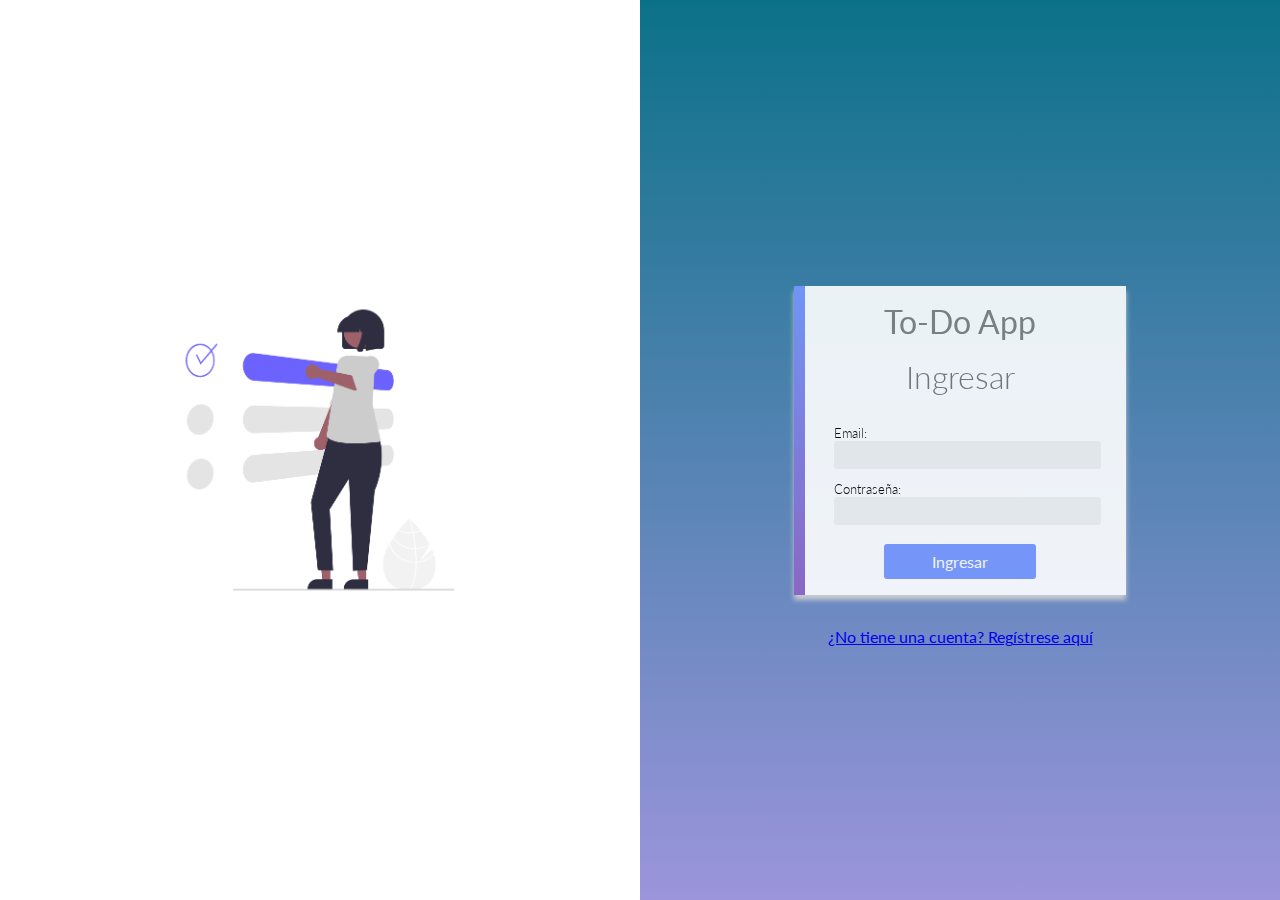
<file: ToDo-version-F/index.html>
<!DOCTYPE html>
<html lang="es">
  <head>
    <meta charset="UTF-8" />
    <meta http-equiv="X-UA-Compatible" content="IE=edge" />
    <meta name="viewport" content="width=device-width, initial-scale=1.0" />

    <title>ToDo</title>

    <!-- ---------------------- logica aplicada en login ----------------------- -->
    <script src="scripts/utils.js" defer></script>
    <script src="scripts/login.js" defer></script>
    

    <!-- ---------------- estilos compartidos de login y signup ---------------- -->
    <link rel="stylesheet" href="styles/ingreso.css" />
  </head>

  <body>
    <div class="left">
      <img src="./assets/persona-login.png" alt="" />
    </div>

    <div class="right">
      <form>
        <div class="form-header">
          <p>To-Do App</p>
        </div>
        <h1>Ingresar</h1>

        <label>
          Email:
          <input id="inputEmail" type="text" />
        </label>
        <label>
          Contraseña:
          <input id="inputPassword" type="password" />
        </label>
        <p id="errorMsg"></p>
        <button id="botonEnviar" type="submit">Ingresar</button>
      </form>
      <div class="ingresarA">
        <a href="signup.html">¿No tiene una cuenta? Regístrese aquí</a>
      </div>
    </div>

  </body>
</html>
</file>
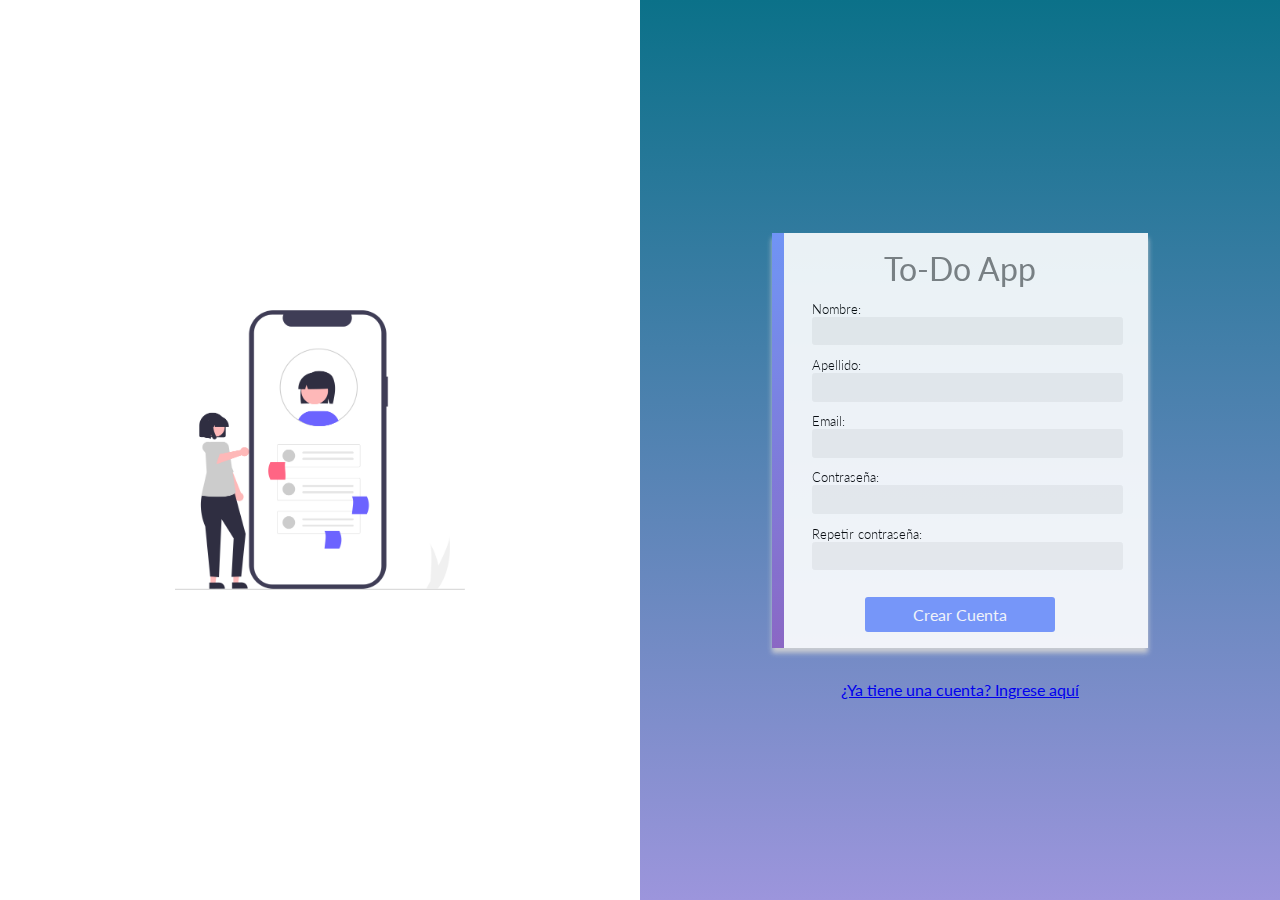
<file: ToDo-version-F/signup.html>
<!DOCTYPE html>
<html lang="es">
  <head>
    <meta charset="UTF-8" />
    <meta http-equiv="X-UA-Compatible" content="IE=edge" />
    <meta name="viewport" content="width=device-width, initial-scale=1.0" />
    <title>ToDo</title>

    <!-- ---------------- estilos compartidos de login y signup ---------------- -->
    <link rel="stylesheet" href="styles/ingreso.css" />

        <!-- ---------------------- logica aplicada en register -------------------- -->
        <script src="./scripts/utils.js" defer></script>
        <script src="./scripts/signup.js" defer></script>

  </head>

  <body>
    <div class="left">
      <img src="./assets/persona-signup.png" alt="" />
    </div>
    <div class="right">
      <form id="signup">
        <div class="form-header">
          <p>To-Do App</p>
        </div>
        <label>
          Nombre:
          <input type="text" id="name" required autocomplete="off"/>
        </label>
        <label>
          Apellido:
          <input type="text" id="lastname" required autocomplete="off" />
        </label>
        <label>
          Email:
          <input type="email" id="email" required autocomplete="off" />
        </label>
        <label>
          Contraseña:
          <input type="password" id="password" required autocomplete="off" />
        </label>
        <label>
          Repetir contraseña:
          <input type="password" id="repeatPassword" required autocomplete="off" />
        </label>
        <p id="error"></p>
        <button id="signup-button">Crear Cuenta</button>
      </form>
      <div class="ingresarA">
        <a href="index.html">¿Ya tiene una cuenta? Ingrese aquí</a>
      </div>
    </div>

  </body>
</html>
</file>
<file: ToDo-version-F/styles/ingreso.css>
@import url('./common.css');

body{
  display: flex;
  background: linear-gradient(#0B7189, #9C95DC);
}

h1 {
  color: rgb(116, 116, 116);
  font-weight: 300;
  margin: .5em 0;
}

form {
  position: relative;
  max-width: 26em;
  background-color: white;
  opacity: 0.9;
  display: flex;
  align-items: center;
  flex-direction: column;
  margin: 2em auto;
  box-shadow: 0 5px 5px lightgrey;
  padding: 1em 2.5em;
  box-sizing: border-box;
}

form:after {
  position: absolute;
  content: '';
  width: .7em;
  height: 100%;
  top: 0;
  left: 0;
  background: linear-gradient(var(--primary), var(--secondary));
}


input {
  width: 100%;
  padding: .4em .5em;
  background-color: var(--app-grey);
  border: 1px solid var(--app-grey);
  border-radius: .2em;
}

input:focus {
  outline: none;
  border: 1px solid lightgrey;
}

label {
  width: 100%;
  font-weight: 300;
  margin-bottom: -.1em;
  margin-top: 1em;
  font-size: .8em;
}

button {
  padding: .5em 3em;
  background-color: var(--primary);
  color: white;
  margin-top: 20px;
  font-weight: 400;
  font-size: 1em;
}

.form-header {
  color: grey;
  font-size: 2em;
}
.ingresarA{
  text-align: center;
}
.left{
  width: 50%;  
  background-color: white;
  text-align: center;
  display: flex;
  align-items: center;
  justify-content: center;
}
.left img{
  width:60%;
}
.right{
  width: 50%;
  display: flex;
  flex-direction: column;
  align-items: center;
  justify-content: center;
}

#error{
  color: red;
  font-size: 13px;
  margin-top: 8px;
}

.oculto{
  display: none;
}
</file>
